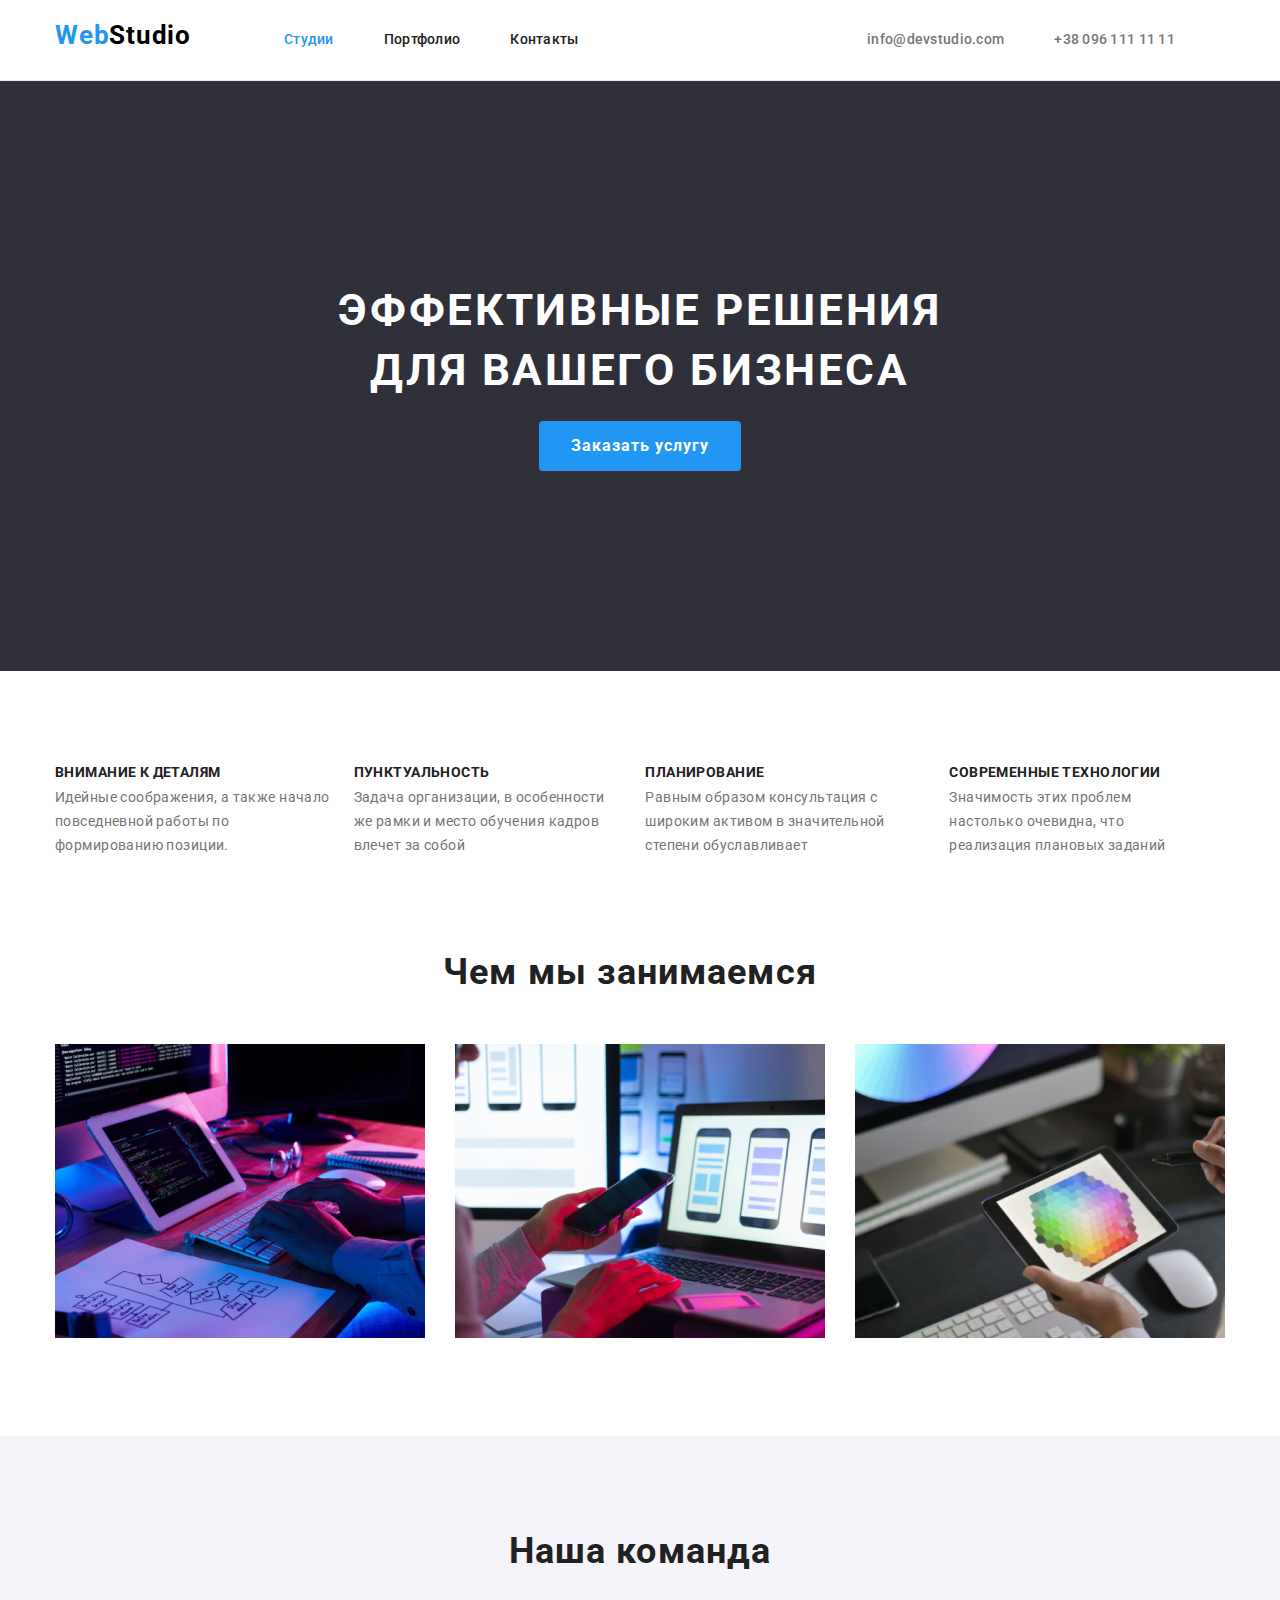
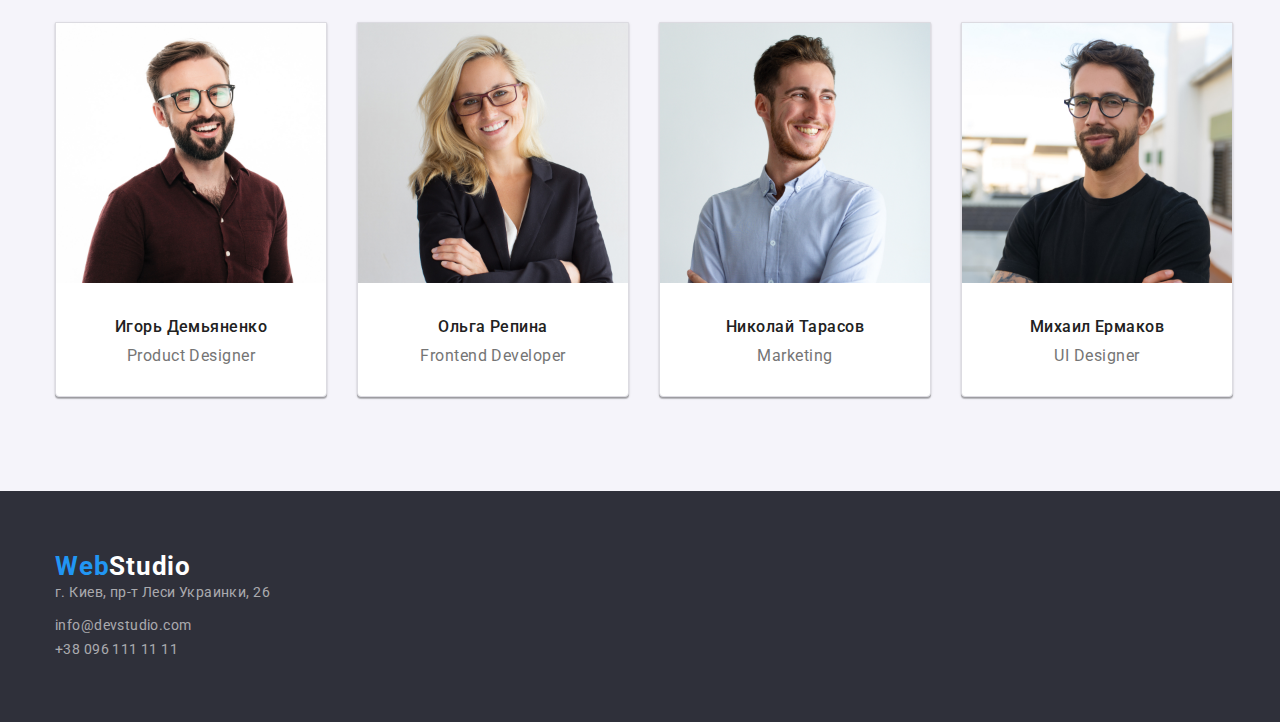
<file: index.html>
<!DOCTYPE html>
<html lang="ru">

<head>
    <meta charset="UTF-8">
    <meta http-equiv="X-UA-Compatible" content="IE=edge">
    <meta name="viewport" content="width=device-width, initial-scale=1.0">
    <title>Document</title>

    
    <link rel="preconnect" href="https://fonts.gstatic.com" crossorigin>
    <link
        href="https://fonts.googleapis.com/css2?family=Raleway:wght@700&family=Roboto:wght@400;500;700;900&display=swap"
        rel="stylesheet">
    <link rel="stylesheet" href="https://cdn.jsdelivr.net/npm/modern-normalize@1.1.0/modern-normalize.min.css" />
    <link rel="stylesheet" href="./css/styles.css">
</head>

<body>
    <!--header -->
    <header class="header-border">
    
        <div class="container header-container">
            <a class="title-name link" href="./index.html"> Web<span class="studio-black">Studio</span> </a>
            <nav>
                <ul class="header-options list">
    
                    <li  class="header-options-text"><a class="header-options-item link current" href="./index.html"> Студии</a></li>
                    <li class="header-options-text"><a class="header-options-item link " href="./portfolio.html"> Портфолио</a></li>
                    <li class="header-options-text"><a class="header-options-item link " href=""> Контакты</a></li>
                </ul>
            </nav>
    
            <ul class="header-options list header-group">
                <li class="header-options-text" ><a class="header-options-tel link" href="mailto:info@devstudio.com">info@devstudio.com</a></li>
                <li class="header-options-text"><a class="header-options-tel link" href="tel:+380961111111">+38 096 111 11 11</a></li>
            </ul>    
        </div>
        
    </header>

    <!-- main-->
    <main>
        
        <section class="main-bcg">
            <div class=" container">
                <h1 class="main-text">Эффективные решения для вашего бизнеса</h1>
                <button class="main-btn btn" type="button">Заказать услугу</button>
        </div></section>
        

        <!-- what we do-->
        <section class="section">
            <div class=" container">
            <ul class="list header-container">
                <li >
                    <h3 class="wedo-head">Внимание к деталям</h3>
                    <p class="wedo-text">Идейные соображения, а также начало повседневной работы по формированию
                        позиции.</p>
                </li>


                <li>
                    <h3 class="wedo-head">Пунктуальность</h3>
                    <p class="wedo-text">Задача организации, в особенности же рамки и место обучения кадров влечет за
                        собой</p>
                </li>


                <li>
                    <h3 class="wedo-head">Планирование</h3>
                    <p class="wedo-text">Равным образом консультация с широким активом в значительной степени
                        обуславливает</p>
                </li>


                <li>
                    <h3 class="wedo-head">Современные технологии</h3>
                    <p class="wedo-text">Значимость этих проблем настолько очевидна, что реализация плановых заданий</p>
                </li>
            </ul>
        </div>


        </section>
        <section class="wedo-pics" >
            <div class=" container">
            <h2 class="wedo">Чем мы занимаемся</h2>
            <ul class="wedo-img wedo-list list">
                <li><img class="wedo-pic" src="./images/box1.jpg" alt="компьютер-1" width="370"></li>
                <li><img class="wedo-pic" src="./images/box2.jpg" alt="компьютер-2" width="370"></li>
                <li><img class="wedo-pic" src="./images/box3.jpg" alt="компьютер-3" width="370"></li>
            </ul>

            </div>
        </section>

        <!-- staff-->
        <section class=" staff-bcg">
            <div class=" container">
            <h2 class="wedo-team">Наша команда</h2>
            <ul class=" staff-list list">
                
                <li class="staff-group"><img class="staff-img" src="./images/4.jpg" alt="Игорь" width="270">
                    <div class="staff-text">
                    <h3 class="staff-name">Игорь Демьяненко</h3>
                    <p class="staff-position" lang="en">Product Designer</p>
                </div></li>

                <li class="staff-group"><img class="staff-img" src="./images/5.jpg" alt="Ольга" width="270">
                    <div class="staff-text">
                    <h3 class="staff-name">Ольга Репина</h3>
                    <p class="staff-position" lang="en">Frontend Developer</p>
                </div></li>

                <li class="staff-group"><img class="staff-img" src="./images/6.jpg" alt="Николай" width="270">
                    <div class="staff-text">
                    <h3 class="staff-name">Николай Тарасов</h3>
                    <p class="staff-position" lang="en">Marketing</p>
                </div></li>


                <li class="staff-group"><img class="staff-img" src="./images/7.jpg" alt="Михаил" width="270">
                    <div class="staff-text">
                    <h3 class="staff-name">Михаил Ермаков</h3>
                    <p class="staff-position" lang="en">UI Designer</p>
                </div></li>
                
            </ul>
            </div>
        </section>

    </main>
    <!--footer-->
    <footer class="footer-bcg">
        <div class="container">
            <a class="footer-name link" href="index.html"> Web<span class="studio-white">Studio</span></a>
    
            <address>
                <ul class="list">
                    <li class="footer-grey link">г. Киев, пр-т Леси Украинки, 26</li>
                    <li><a class="footer-grey link" href="mailto:info@devstudio.com">info@devstudio.com</a></li>
                    <li><a class="footer-grey link" href="tel:+380961111111">+38 096 111 11 11</a></li>
                </ul>
            </address>
        </div>
    </footer>
</body>

</html>
</file>
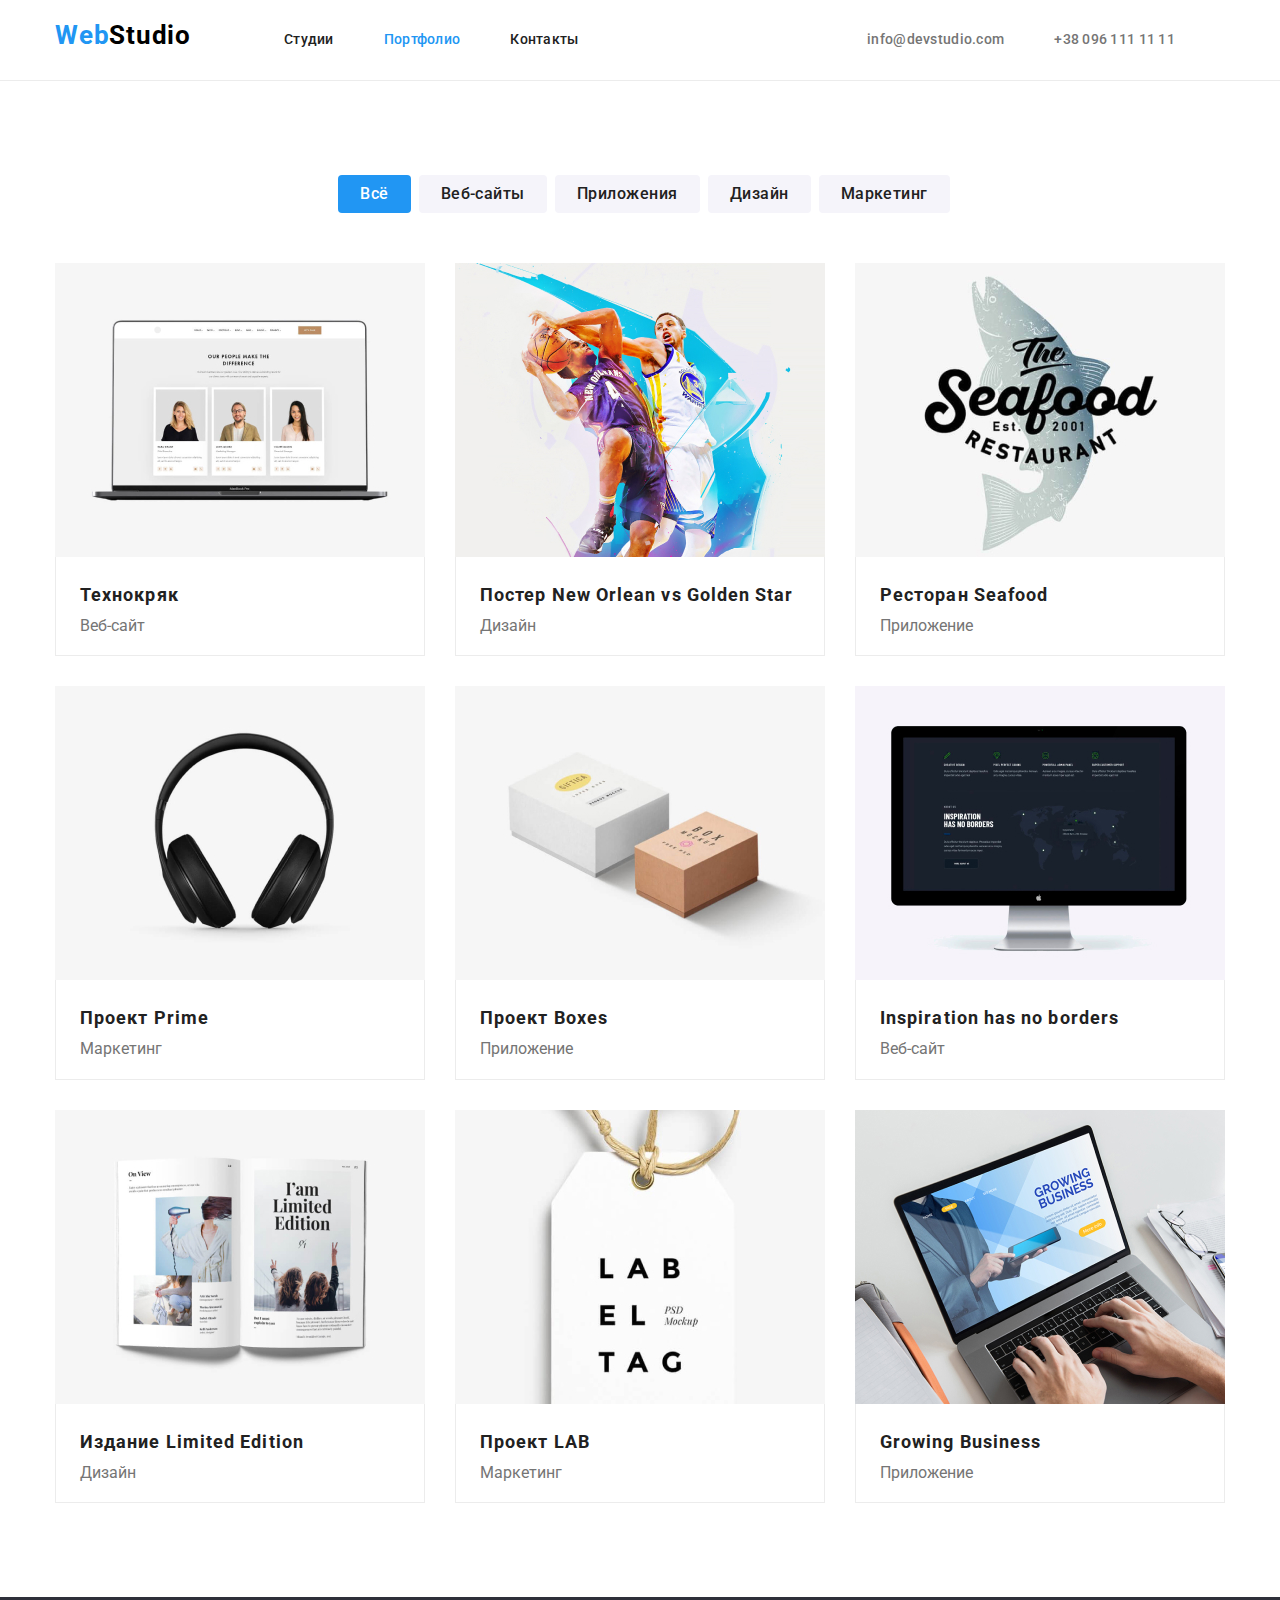
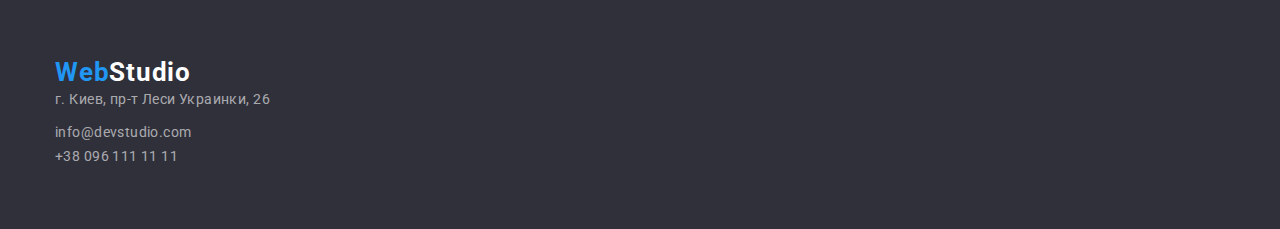
<file: portfolio.html>
<!DOCTYPE html>
<html lang="ru">

<head>
    <meta charset="UTF-8">
    <meta http-equiv="X-UA-Compatible" content="IE=edge">
    <meta name="viewport" content="width=device-width, initial-scale=1.0">
    <title>Document</title>

   
    <link rel="preconnect" href="https://fonts.gstatic.com" crossorigin>
    <link
        href="https://fonts.googleapis.com/css2?family=Raleway:wght@700&family=Roboto:wght@400;500;700;900&display=swap"
        rel="stylesheet">
    <link rel="stylesheet" href="https://cdn.jsdelivr.net/npm/modern-normalize@1.1.0/modern-normalize.min.css" />
    <link rel="stylesheet" href="./css/styles.css">
</head>



<body>
    <!--header -->
    <header class="header-border">
    
        <div class="container header-container">
            <a class="title-name link" href="./index.html"> Web<span class="studio-black">Studio</span> </a>
            <nav>
                <ul class="header-options list">
        
                    <li class="header-options-text"><a class="header-options-item link" href="./index.html"> Студии</a>
                    </li>
                    <li class="header-options-text"><a class="header-options-item link current" href="./portfolio.html"> Портфолио</a>
                    </li>
                    <li class="header-options-text"><a class="header-options-item link" href=""> Контакты</a></li>
                </ul>
            </nav>
        
            <ul class="header-options list header-group">
                <li class="header-options-text"><a class="header-options-tel link"
                        href="mailto:info@devstudio.com">info@devstudio.com</a></li>
                <li class="header-options-text"><a class="header-options-tel link" href="tel:+380961111111">+38 096 111 11
                        11</a></li>
            </ul>            
        </div>
        
    </header>

    <!-- main-->
    <main>
        <section class="section">
            <div class="container">  
            <ul class="work-list list">
        <li class="btn-portfolio-class"><button class="btn-portfolio current-btn" type="button">Всё</button></li>
        <li class="btn-portfolio-class"><button class="btn-portfolio" type="button">Веб-сайты</button></li>
        <li class="btn-portfolio-class"><button class="btn-portfolio" type="button">Приложения</button></li>
        <li class="btn-portfolio-class"><button class="btn-portfolio" type="button">Дизайн</button></li>
        <li class="btn-portfolio-class"><button class="btn-portfolio" type="button">Маркетинг</button></li>
        </ul>
         
            <ul class=" work-pic list">
<li class="projects-group" ><img class="projects link" src="./images/img-1.jpg" alt="Технокряк" width="270">
    <div class="projects-text"> <h3 class="projects-head">Технокряк</h3>
    <p class="project-kind">Веб-сайт</p></div>
</li>

<li class="projects-group"><img class="projects link" src="./images/img-2.jpg" alt="Постер" width="270">
    <div class="projects-text"><h3 class="projects-head">Постер New Orlean vs Golden Star</h3>
    <p class="project-kind">Дизайн</p></div>
</li>

<li class="projects-group"><img class="projects link" src="./images/img-3.jpg" alt="Ресторан" width="270">
    <div class="projects-text"><h3 class="projects-head">Ресторан Seafood</h3>
    <p class="project-kind">Приложение</p></div>
</li>


<li class="projects-group"><img class="projects link" src="./images/img-4.jpg" alt="Проект" width="270">
    <div class="projects-text"><h3 class="projects-head">Проект Prime</h3>
    <p class="project-kind">Маркетинг</p></div>
</li>
<li class="projects-group"><img class="link projects" src="./images/img-5.jpg" alt="Boxes" width="270">
    <div class="projects-text"><h3 class="projects-head">Проект Boxes</h3>
    <p class="project-kind">Приложение</p></div>
</li>

<li class="projects-group"><img class="projects link" src="./images/img-6.jpg" alt="Inspiration has no borders" width="270">
    <div class="projects-text"><h3 class="projects-head" lang="en"> Inspiration has no borders</h3>
    <p class="project-kind" >Веб-сайт</p></div>
</li>

<li class="projects-group"><img class="projects link" src="./images/img-7.jpg" alt="Издание Limited Edition" width="270">
    <div class="projects-text"><h3 class="projects-head">Издание Limited Edition</h3>
    <p class="project-kind">Дизайн</p></div>
</li>
<li class="projects-group"><img class="projects link" src="./images/img-8.jpg" alt="LAB" width="270">
    <div class="projects-text"><h3 class="projects-head">Проект LAB</h3>
    <p class="project-kind">Маркетинг</p></div></li>

<li class="projects-group"><img class="projects link" src="./images/img-9.jpg" alt="Growing Business" width="270">
    <div class="projects-text"><h3 class="projects-head" lang="en">Growing Business</h3>
    <p class="project-kind" >Приложение</p></div>
</li>

            </ul>
            </div>
        </section>
    </main>
        <!--footer-->
        <footer class="footer-bcg">
            <div class="container" >
            <a class="footer-name link" href="index.html"> Web<span class="studio-white">Studio</span></a>
        
            <address>
                <ul class="list">
                    <li class="footer-grey link">г. Киев, пр-т Леси Украинки, 26</li>
                    <li><a class="footer-grey link" href="mailto:info@devstudio.com">info@devstudio.com</a></li>
                    <li><a class="footer-grey link" href="tel:+380961111111">+38 096 111 11 11</a></li>
                </ul>
            </address></div>
        </footer>
    </body>
    
    </html>
</file>
<file: css/styles.css>
body{
    font-family: roboto, sans-serif ;
    font-style: normal;
    color: #212121;

    
    display:block;
    margin: 0;
}

*
{ box-sizing: border-box;}

h1,h2,h3,p{margin: 0;}


.link{
    text-decoration: none;
}
.list{
    list-style: none;
    margin: 0;
    padding: 0;
}
.studio-black{color: #000000;}
.studio-white{color: #FFFFFF;}

.header-list{
    display: flex;

}

.container{
width: 1200px;
padding-left: 15px;
padding-right: 15px;
margin-left: auto;
margin-right: auto;

}
.header-container{
    display: flex;
    
}
.header-border{
    border-bottom: 1px solid #ececec;
    
}


.wedo{
   
    font-weight: 700;
    font-size: 36px;
    line-height: 1.17;
    text-align: center;
    letter-spacing: 0.03em;
    margin-bottom: 50px;
    color: #212121;
    margin-right: 20px;

    
}
.wedo-team{
    font-weight: 700;
    font-size: 36px;
    line-height: 1.17;
    text-align: center;
    letter-spacing: 0.03em;
    margin-bottom: 50px;
    color: #212121 margin-right: 20px;
}
.wedo-list{
    display:flex;
    margin-right: 50px;
}

.wedo-head{

font-weight: 700;
font-size: 14px;
line-height: 1.14;
letter-spacing: 0.03em;
text-transform: uppercase;



margin-bottom: 5px;

color: #212121;
}
.wedo-text{
    
    font-weight: 400;
    font-size: 14px;
    line-height: 1.71;
    letter-spacing: 0.03em;
    
    color: #757575;
    margin-right: 20px;
    ;

}

.wedo-img{
    margin: -15px;
    width: 355px;
}
.wedo-pic{
    margin: 15px;
}

.wedo-pics{
    padding-bottom: 94px;
}


.title-name{
font-weight: 700;
font-size: 26px;
line-height: 1.19;
letter-spacing: 0.03em;

margin-bottom: 20px;
margin-top: 20px;

color: #2196F3;
margin-right: 93px;

}

.footer-name{
    font-weight: 700;
    font-size: 26px;
    line-height: 1.19;
    letter-spacing: 0.03em;
    margin-top: 20px;
    margin-bottom: 20px;
  
    
    color: #2196F3;
    margin-right: 200px;
    margin-left: 0px;
}

.header-options{
 display: flex;
 margin-left: auto;

}
    
.header-options-item{
 font-weight: 500;
    font-size: 14px;
    line-height: 1.14;
    letter-spacing: 0.02em;
    color: #212121;

 padding: 32px 0;
 display: block;
 
 }

.header-options-tel{

font-weight: 500;
font-size: 14px;
line-height: 1.14;
letter-spacing: 0.02em;
    color: #757575; 
    
    padding: 32px 0px;
    display: block;
}
.header-options-text{
margin-right: 50px;
}

.header-options-item:hover,
.header-options-item:focus,
.header-options-tel:hover,
.header-options-tel:focus,
.footer-white:hover,
.footer-grey:hover,
.footer-white:focus,
.footer-grey:hover{
color:#2196F3;
}

.btn-portfolio:hover,
.btn-portfolio:focus
{
    background-color: #2196F3;
color: #ffffff;}

.main-text{
 
 
font-size: 44px;
line-height: 1.36;
text-align: center;
letter-spacing: 0.06em;
text-transform: uppercase;

color: #FFFFFF;
font-weight: 700px;
max-width: 700px;
 margin: 0 auto;
}
.main-btn{

    font-weight: 700;
    font-size: 16px;
    line-height: 1.88;
    
    letter-spacing: 0.06em;
    
    color: #FFFFFF;
    background-color: #2196F3;
    text-align: center;
    border-radius: 4px;
    

}
.main-bcg {
    background-color: #2F303A;
    text-align: center;
    padding:  200px 0;
   
    
}

.staff-list{
    display:flex;
    margin: -15px;
    
    
}

.staff-name{

font-weight: 500;
font-size: 16px;
line-height: 1.19;
text-align: center;
letter-spacing: 0.03em;
color: #212121;
margin-bottom: 10px;

}

.staff-position{

font-weight: 400;
font-size: 16px;
line-height: 1.19;
text-align: center;
letter-spacing: 0.03em;

color: #757575;

}
.staff-bcg{
    background-color: #F5F4FA;  
    padding: 94px 0; 
}

.staff-text{
    padding-top: 30px;
    padding-bottom: 30px;
}

.staff-group{
    border: 1px solid #DCDBE1;
    margin: 15px;
    background-color: #FFFFFF;
    border-radius:0px 0px 4px 4px;
    box-shadow: 0px 1px 3px rgba(0, 0, 0, 0.12),
    0px 1px 1px rgba(0, 0, 0, 0.14),
    0px 2px 1px rgba(0, 0, 0, 0.2);
}

.projects {
width: 370px;
display: block;

}
.footer-white{

font-weight: 400;
font-size: 14px;
line-height: 1.71;
letter-spacing: 0.03em;
background-color: #2F303A;

color: #FFFFFF;
}
.footer-grey{

font-weight: 400;
font-size: 14px;
line-height: 1.71;
background-color: #2F303A;
letter-spacing: 0.03em;
font-style: normal;
margin-bottom: 9px;

color: rgba(255, 255, 255, 0.6);
    }

.footer-bcg{
    background-color: #2F303A;
  padding: 60px 0;
      
}
.btn{
    font-weight: 700;
    font-size: 16px;
    line-height: 1.88;
    
    letter-spacing: 0.06em;
    background-color: #2196F3;
    color: #FFFFFF;
    padding: 10px 32px;
    margin-top: 20px;
  
    border: none;
}

.btn-portfolio {
    font-family: 'Roboto';
    font-style: normal;
    font-weight: 500;
    font-size: 16px;
    line-height: 1.62;
    padding: 6px 22px;
    letter-spacing: 0.03em;
    color: #212121; 
    
    border: none;
    background-color: #F5F4FA;
    border-radius: 4px;
   
}

.btn-portfolio-class{
   margin-left:8px; 
}

.current{
color: #2196F3;}

.current-btn{
background-color: #2196F3;
color: #FFFFFF;

}
.staff{
    font-weight: 700;
    font-size: 36px;
    line-height: 1.17;
    text-align: center;
    letter-spacing: 0.03em;
    
    color: #212121;
}

.work-list{
    display:flex;
   
    margin-bottom: 50px;
   justify-content: center;
}
.work-pic{
    display:flex;
    margin: -15px;
    flex-wrap: wrap;
}
.project-kind{
    color: #757575;
  
}
.projects-group{
width: calc(100% / 3 - 30px);
margin: 15px;
}
.projects-text{
    padding: 20px 24px;
    border: 1px solid #ececec;
    border-top: none;
}

.projects-head{
    font-family: 'Roboto';
    font-style: normal;
    font-weight: 700;
    font-size: 18px;
    line-height: 36px;
  margin-bottom: 4px;
    letter-spacing: 0.06em;
    
    color: #212121;
}
.section{
     padding: 94px 0;
}
</file>
